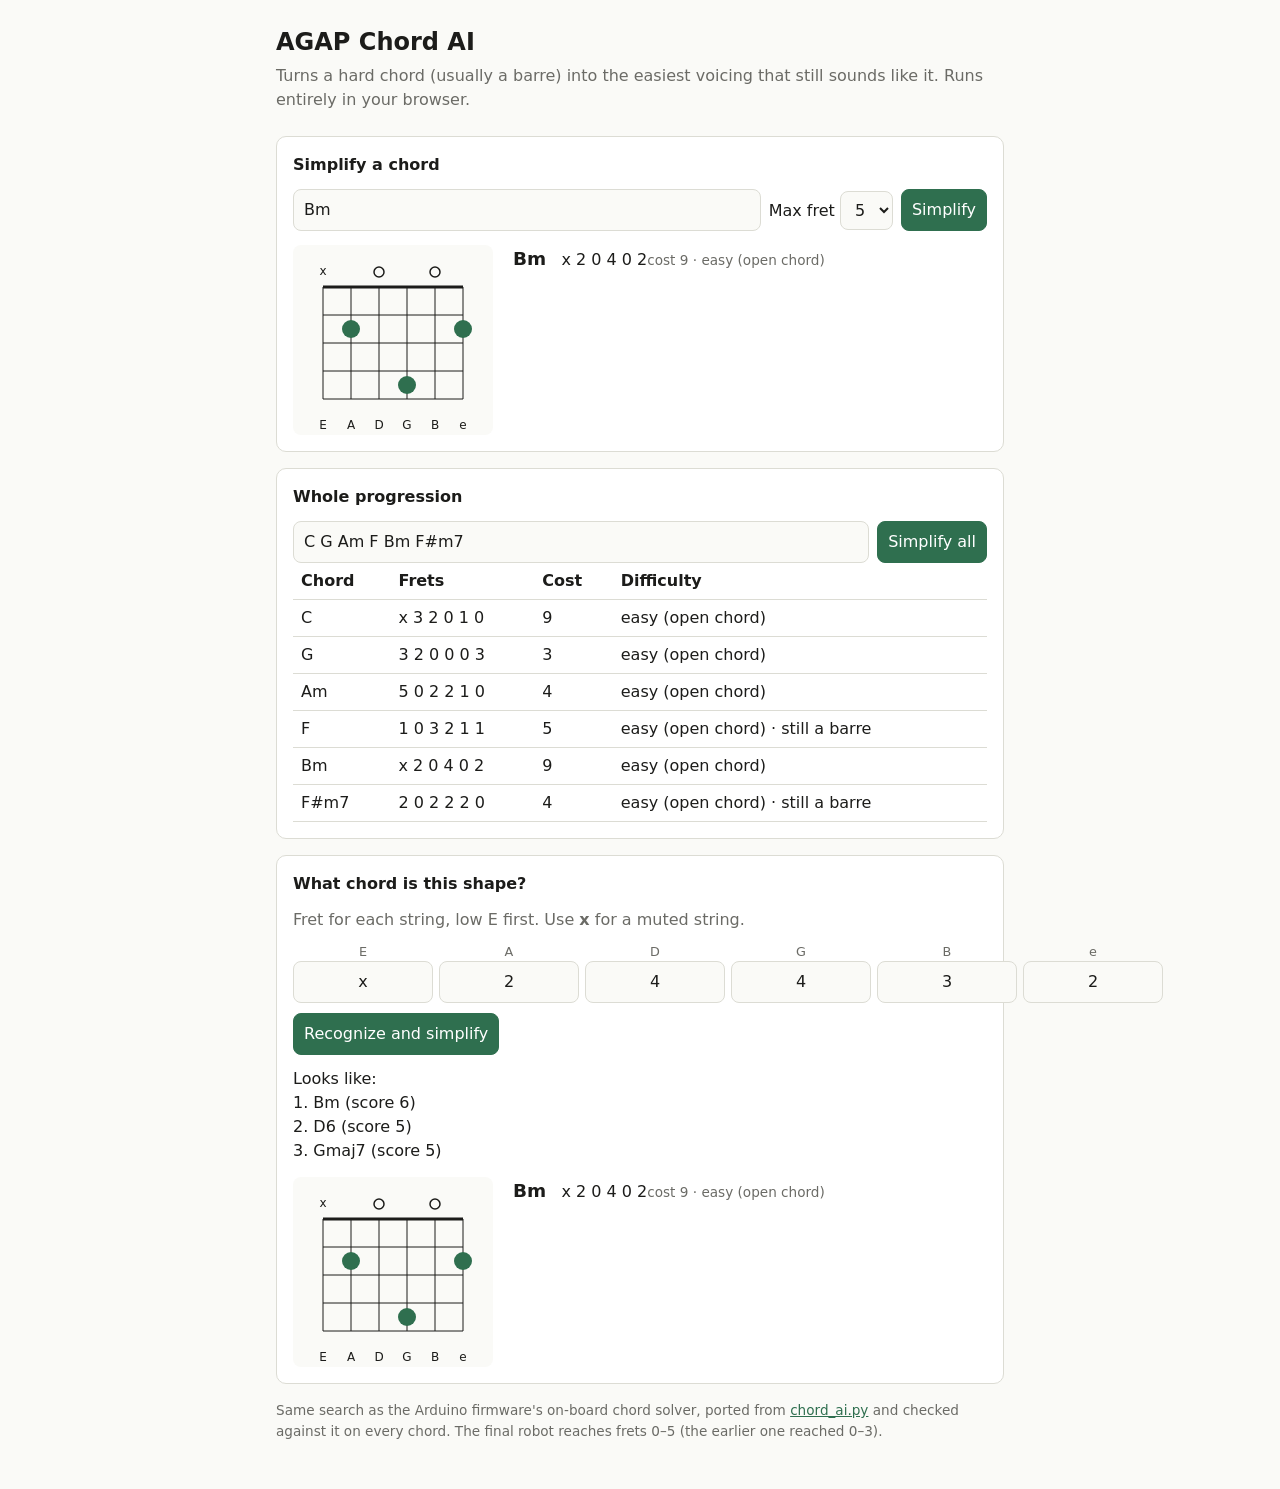
<file: ChordAI/web/index.html>
<!doctype html>
<html lang="en">
<head>
<meta charset="utf-8">
<meta name="viewport" content="width=device-width, initial-scale=1">
<title>AGAP Chord AI</title>
<style>
  :root { --bg:#fafaf7; --card:#fff; --ink:#1c1c1a; --muted:#6b6b66; --line:#dcdcd4; --accent:#2f6f4f; --warn:#a0522d; }
  @media (prefers-color-scheme: dark) {
    :root { --bg:#161614; --card:#1f1f1c; --ink:#ececE6; --muted:#9a9a92; --line:#33332e; --accent:#6fbf93; --warn:#d99a73; }
  }
  * { box-sizing: border-box; }
  body { margin:0; background:var(--bg); color:var(--ink); font:16px/1.5 system-ui, sans-serif; }
  main { max-width: 760px; margin: 0 auto; padding: 24px 16px 48px; }
  h1 { font-size: 1.5rem; margin: 0 0 4px; }
  p.sub { color: var(--muted); margin: 0 0 24px; }
  section { background:var(--card); border:1px solid var(--line); border-radius:10px; padding:16px; margin-bottom:16px; }
  h2 { font-size:1rem; margin:0 0 12px; }
  .row { display:flex; gap:8px; flex-wrap:wrap; align-items:center; }
  input, select, button { font:inherit; padding:8px 10px; border:1px solid var(--line); border-radius:8px; background:var(--bg); color:var(--ink); }
  input[type=text] { flex:1; min-width:140px; }
  button { background:var(--accent); color:#fff; border-color:var(--accent); cursor:pointer; }
  button:focus-visible, input:focus-visible, select:focus-visible { outline:2px solid var(--accent); outline-offset:2px; }
  .out { margin-top:14px; display:flex; gap:20px; flex-wrap:wrap; align-items:flex-start; }
  .meta { min-width:200px; }
  .meta b { font-size:1.15rem; }
  .tag { display:inline-block; font-size:.85rem; color:var(--muted); }
  .warn { color:var(--warn); font-size:.9rem; }
  .err { color:var(--warn); margin-top:10px; }
  svg { background:var(--bg); border-radius:8px; }
  svg text, svg line, svg circle { fill:var(--ink); stroke:var(--ink); }
  svg text { stroke:none; font:12px system-ui; }
  svg .dot { fill:var(--accent); stroke:none; }
  svg .open { fill:none; }
  table { border-collapse:collapse; width:100%; }
  td, th { text-align:left; padding:6px 8px; border-bottom:1px solid var(--line); }
  .shape { display:grid; grid-template-columns:repeat(6, 1fr); gap:6px; max-width:360px; }
  .shape label { font-size:.8rem; color:var(--muted); display:block; text-align:center; }
  .shape input { width:100%; text-align:center; padding:8px 4px; }
  footer { color:var(--muted); font-size:.85rem; }
  a { color:var(--accent); }
</style>
</head>
<body>
<main>
  <h1>AGAP Chord AI</h1>
  <p class="sub">Turns a hard chord (usually a barre) into the easiest voicing that still sounds like it. Runs entirely in your browser.</p>

  <section aria-labelledby="h-simplify">
    <h2 id="h-simplify">Simplify a chord</h2>
    <div class="row">
      <input type="text" id="chord" value="Bm" aria-label="Chord name, for example F#m7" autocomplete="off">
      <label>Max fret <select id="maxfret"><option>3</option><option>4</option><option selected>5</option></select></label>
      <button id="go">Simplify</button>
    </div>
    <div id="result"></div>
  </section>

  <section aria-labelledby="h-prog">
    <h2 id="h-prog">Whole progression</h2>
    <div class="row">
      <input type="text" id="prog" value="C G Am F Bm F#m7" aria-label="Chord names separated by spaces" autocomplete="off">
      <button id="goprog">Simplify all</button>
    </div>
    <div id="progresult"></div>
  </section>

  <section aria-labelledby="h-rec">
    <h2 id="h-rec">What chord is this shape?</h2>
    <p class="sub" style="margin-bottom:10px">Fret for each string, low E first. Use <b>x</b> for a muted string.</p>
    <div class="shape" id="shape"></div>
    <div class="row" style="margin-top:10px"><button id="gorec">Recognize and simplify</button></div>
    <div id="recresult"></div>
  </section>

  <footer>
    Same search as the Arduino firmware's on-board chord solver, ported from
    <a href="https://github.com/winpyishanhtat/AGAP-3.0/blob/main/ChordAI/chord_ai.py">chord_ai.py</a>
    and checked against it on every chord. The final robot reaches frets 0&ndash;5 (the earlier one reached 0&ndash;3).
  </footer>
</main>
<script src="chord_ai.js"></script>
<script>
(function () {
  var $ = function (id) { return document.getElementById(id); };
  var A = window.ChordAI;

  function diagram(frets) {
    var W = 200, H = 190, left = 30, top = 42, sp = 28, fr = 28, rows = 4, s;
    var o = '<svg width="' + W + '" height="' + H + '" role="img" aria-label="Chord diagram: ' + frets.map(function (f) { return f < 0 ? "x" : f; }).join(" ") + '">';
    for (s = 0; s < 6; s++) {
      var x = left + s * sp;
      o += '<line x1="' + x + '" y1="' + top + '" x2="' + x + '" y2="' + (top + rows * fr) + '" stroke-width="1"/>';
      o += '<text x="' + x + '" y="' + (H - 6) + '" text-anchor="middle">' + A.STRING_NAMES[s] + '</text>';
      if (frets[s] < 0) o += '<text x="' + x + '" y="' + (top - 12) + '" text-anchor="middle">x</text>';
      else if (frets[s] === 0) o += '<circle class="open" cx="' + x + '" cy="' + (top - 15) + '" r="5" stroke-width="1.5"/>';
    }
    for (var r = 0; r <= rows; r++) {
      o += '<line x1="' + left + '" y1="' + (top + r * fr) + '" x2="' + (left + 5 * sp) + '" y2="' + (top + r * fr) + '" stroke-width="' + (r === 0 ? 3 : 1) + '"/>';
    }
    for (s = 0; s < 6; s++) {
      if (frets[s] > 0 && frets[s] <= rows) {
        o += '<circle class="dot" cx="' + (left + s * sp) + '" cy="' + (top + (frets[s] - 0.5) * fr) + '" r="9"/>';
      }
    }
    return o + '</svg>';
  }

  function compact(frets) { return frets.map(function (f) { return f < 0 ? "x" : f; }).join(" "); }
  function esc(t) { return String(t).replace(/[&<>"]/g, function (c) { return { "&": "&amp;", "<": "&lt;", ">": "&gt;", '"': "&quot;" }[c]; }); }

  function card(v) {
    var barre = A.isBarre(v.frets) ? '<div class="warn">Still needs a partial barre. Try a higher max fret, or this chord may have no true open voicing.</div>' : "";
    return '<div class="out">' + diagram(v.frets) + '<div class="meta"><b>' + esc(v.chordName) + '</b> &nbsp; ' + compact(v.frets) +
      '<div class="tag">cost ' + v.cost + ' &middot; ' + A.difficultyLabel(v.cost) + '</div>' + barre + '</div></div>';
  }

  function run(name, maxFret) { return A.solve(name, maxFret); }

  $("go").onclick = function () {
    try { $("result").innerHTML = card(run($("chord").value, +$("maxfret").value)); }
    catch (e) { $("result").innerHTML = '<div class="err">' + esc(e.message) + '</div>'; }
  };
  $("chord").addEventListener("keydown", function (e) { if (e.key === "Enter") $("go").onclick(); });

  $("goprog").onclick = function () {
    var names = $("prog").value.trim().split(/\s+/).filter(Boolean), rows = "";
    names.forEach(function (n) {
      try {
        var v = run(n, +$("maxfret").value);
        rows += "<tr><td>" + esc(n) + "</td><td>" + compact(v.frets) + "</td><td>" + v.cost + "</td><td>" + A.difficultyLabel(v.cost) + (A.isBarre(v.frets) ? " &middot; still a barre" : "") + "</td></tr>";
      } catch (e) { rows += '<tr><td>' + esc(n) + '</td><td colspan="3" class="err">' + esc(e.message) + "</td></tr>"; }
    });
    $("progresult").innerHTML = rows ? '<table><tr><th>Chord</th><th>Frets</th><th>Cost</th><th>Difficulty</th></tr>' + rows + "</table>" : "";
  };

  var defaults = ["x", "2", "4", "4", "3", "2"], shape = $("shape");
  A.STRING_NAMES.forEach(function (n, i) {
    shape.innerHTML += '<div><label for="s' + i + '">' + n + '</label><input type="text" id="s' + i + '" value="' + defaults[i] + '" maxlength="2" inputmode="numeric"></div>';
  });

  $("gorec").onclick = function () {
    try {
      var frets = A.STRING_NAMES.map(function (_, i) {
        var t = $("s" + i).value.trim().toLowerCase();
        if (t === "x" || t === "") return -1;
        var n = parseInt(t, 10);
        if (isNaN(n) || n < 0 || n > 24) throw new Error("Fret for string " + A.STRING_NAMES[i] + " must be x or a number from 0 to 24");
        return n;
      });
      var c = A.recognize(frets), best = c[0], bestName = A.NOTE_NAMES[best.root] + best.quality.names[0];
      var list = c.map(function (x, i) { return (i + 1) + ". " + esc(A.NOTE_NAMES[x.root] + x.quality.names[0]) + " (score " + x.score + ")"; }).join("<br>");
      $("recresult").innerHTML = '<div style="margin-top:12px">Looks like:<br>' + list + '</div>' + card(run(bestName, +$("maxfret").value));
    } catch (e) { $("recresult").innerHTML = '<div class="err">' + esc(e.message) + '</div>'; }
  };

  $("go").onclick(); $("goprog").onclick(); $("gorec").onclick();
})();
</script>
</body>
</html>
</file>
